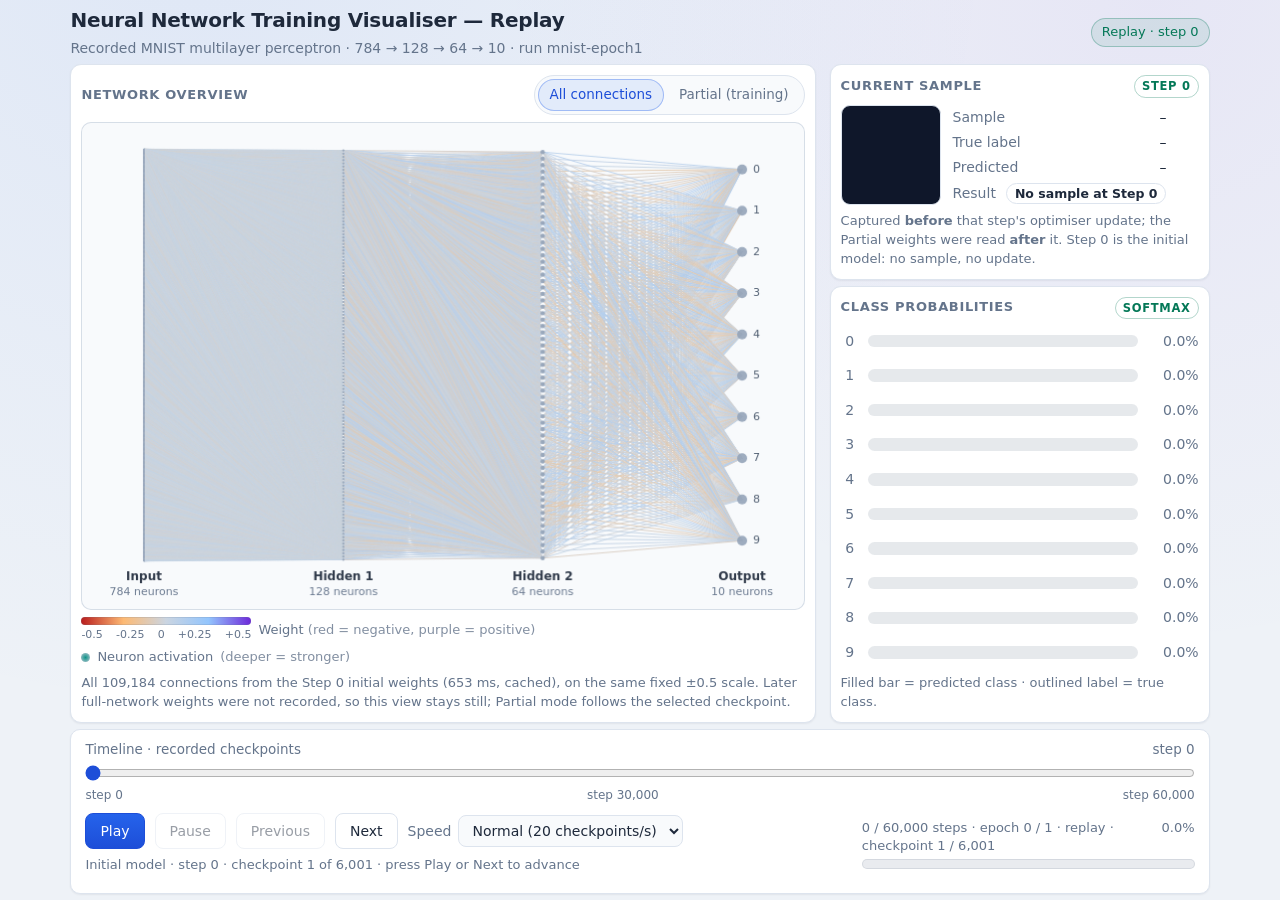
<file: docs/index.html>
<!DOCTYPE html>
<html lang="en">
  <head>
    <meta charset="utf-8" />
    <meta name="viewport" content="width=device-width, initial-scale=1" />
    <title>Neural Network Training Visualiser — Replay</title>
    <link rel="stylesheet" href="style.css" />
  </head>
  <!--
    The recording this page replays, relative to this file, so the site also
    works under a subdirectory such as GitHub Pages. `replay.js` reads the
    attribute and fetches every file below it; nothing else is contacted.
  -->
  <body class="replay" data-recording="./data/" data-run-name="mnist-epoch1">
    <div class="app">
      <header class="app-header">
        <div class="brand">
          <h1>Neural Network Training Visualiser — Replay</h1>
          <p class="subtitle">
            Recorded MNIST multilayer perceptron ·
            <span id="architecture-summary">784 → 128 → 64 → 10</span> · run
            <span id="run-name">–</span>
          </p>
        </div>
        <div class="badges">
          <span class="badge badge-status" id="status-badge">Loading recording…</span>
        </div>
      </header>

      <main class="layout">
        <section class="panel panel-network" aria-labelledby="network-heading">
          <div class="panel-head">
            <h2 id="network-heading">Network overview</h2>
            <div class="segmented" role="group" aria-label="Connection display mode">
              <button type="button" class="segment is-active" id="mode-all" aria-pressed="true">
                All connections
              </button>
              <button type="button" class="segment" id="mode-partial" aria-pressed="false">
                Partial (training)
              </button>
            </div>
          </div>

          <div class="canvas-wrap">
            <canvas
              id="network-canvas"
              aria-label="Network diagram: 784 input neurons, hidden layers of 128 and 64 neurons, and 10 output neurons"
            ></canvas>
          </div>

          <ul class="legend">
            <li class="legend-scale">
              <span class="legend-scale-frame">
                <span class="scale-bar" id="weight-scale-bar" aria-hidden="true"></span>
                <span class="scale-ticks">
                  <span>-0.5</span>
                  <span>-0.25</span>
                  <span>0</span>
                  <span>+0.25</span>
                  <span>+0.5</span>
                </span>
              </span>
              <span class="legend-scale-name">
                Weight
                <span class="legend-aside">(red = negative, purple = positive)</span>
              </span>
            </li>
            <li>
              <span class="swatch swatch-neuron" aria-hidden="true"></span>Neuron activation
              <span class="legend-aside">(deeper = stronger)</span>
            </li>
          </ul>
          <p class="hint" id="connection-note">Loading the recorded network…</p>
        </section>

        <aside class="side">
          <section class="panel panel-sample" aria-labelledby="sample-heading">
            <div class="panel-head">
              <h2 id="sample-heading">Current sample</h2>
              <span class="tag tag-live" id="sample-step">step –</span>
            </div>
            <div class="sample-body">
              <div class="sample-frame">
                <canvas id="sample-canvas" width="28" height="28"></canvas>
              </div>
              <dl class="facts">
                <div class="fact"><dt>Sample</dt><dd id="sample-index">–</dd></div>
                <div class="fact"><dt>True label</dt><dd id="sample-true">–</dd></div>
                <div class="fact"><dt>Predicted</dt><dd id="sample-predicted">–</dd></div>
                <div class="fact">
                  <dt>Result</dt><dd><span class="pill" id="sample-verdict">–</span></dd>
                </div>
              </dl>
            </div>
            <p class="hint">
              Captured <strong>before</strong> that step's optimiser update; the Partial weights were
              read <strong>after</strong> it. Step 0 is the initial model: no sample, no update.
            </p>
          </section>

          <section class="panel panel-outputs" aria-labelledby="outputs-heading">
            <div class="panel-head">
              <h2 id="outputs-heading">Class probabilities</h2>
              <span class="tag tag-live">softmax</span>
            </div>
            <div class="output-list" id="output-list"></div>
            <p class="hint">Filled bar = predicted class · outlined label = true class.</p>
          </section>
        </aside>
      </main>

      <footer class="footer">
        <div class="timeline">
          <div class="timeline-head">
            <label for="timeline">Timeline · recorded checkpoints</label>
            <span id="timeline-readout">step 0</span>
          </div>
          <input
            type="range"
            id="timeline"
            min="0"
            max="0"
            step="1"
            value="0"
            aria-label="Recorded checkpoint timeline, labelled by real optimiser step"
            aria-valuetext="step 0"
            disabled
          />
          <div class="timeline-ticks">
            <span id="timeline-first">step 0</span>
            <span id="timeline-middle">–</span>
            <span id="timeline-last">–</span>
          </div>
        </div>

        <div class="controls" role="group" aria-label="Replay controls">
          <button type="button" class="btn btn-primary" id="btn-play" disabled>Play</button>
          <button type="button" class="btn" id="btn-pause" disabled>Pause</button>
          <button type="button" class="btn" id="btn-prev" disabled>Previous</button>
          <button type="button" class="btn" id="btn-next" disabled>Next</button>
          <label class="speed">
            <span>Speed</span>
            <select id="speed-select" disabled>
              <option value="slow">Slow (1 checkpoint/s)</option>
              <option value="normal" selected>Normal (20 checkpoints/s)</option>
              <option value="fast">Fast (≈200 checkpoints/s)</option>
            </select>
          </label>
          <span class="controls-note" id="controls-note">
            Loading the recorded checkpoints…
          </span>
        </div>

        <div class="progress">
          <div class="progress-head">
            <span id="progress-text">Loading…</span>
            <span id="progress-percent">0.0%</span>
          </div>
          <div
            class="progress-track"
            id="progress-bar"
            role="progressbar"
            aria-label="Replay progress"
            aria-valuemin="0"
            aria-valuemax="100"
            aria-valuenow="0"
          >
            <div class="progress-fill" id="progress-fill"></div>
          </div>
        </div>

        <p class="app-note">
          This page replays a <strong>recorded</strong> run from plain static files: no Python, no
          server, no WebSocket. Play, Pause, Previous and Next move through the recorded checkpoints,
          and the timeline's labels are real optimiser steps. Full mode draws every connection of the
          initial model recorded at Step 0 and stays static, because later full-network weights were
          not recorded; Partial mode updates the fixed recorded selection at every checkpoint.
          Nothing is interpolated: every number shown is the number stored in the recording. The live training page is not part of this published site.
        </p>
      </footer>
    </div>

    <script type="module" src="replay.js"></script>
  </body>
</html>
</file>
<file: docs/style.css>
/* ==========================================================================
   Neural Network Training Visualiser — layout and light theme
   ========================================================================== */

:root {
  --bg: #eef2f7;
  --panel: #ffffff;
  --panel-soft: #f8fafc;
  --canvas-bg: #f8fafc;
  --border: #dde4ee;
  --border-soft: rgba(203, 213, 225, 0.75);
  --text: #1e293b;
  --muted: #64748b;
  --accent: #2563eb;
  --positive: #6d28d9;
  --negative: #b91c1c;
  --ok: #047857;
  --warn: #b45309;
  --radius: 12px;
  --shadow: 0 1px 2px rgba(15, 23, 42, 0.06);
  --font: system-ui, -apple-system, "Segoe UI", Roboto, Ubuntu, sans-serif;
}

*,
*::before,
*::after {
  box-sizing: border-box;
}

html,
body {
  min-height: 100%;
}

body {
  margin: 0;
  background:
    radial-gradient(circle at 15% -10%, rgba(37, 99, 235, 0.08), transparent 55%),
    radial-gradient(circle at 90% 0%, rgba(109, 40, 217, 0.06), transparent 45%),
    var(--bg);
  color: var(--text);
  font-family: var(--font);
  font-size: 14px;
  line-height: 1.45;
}

h1,
h2 {
  margin: 0;
  font-weight: 600;
}

strong {
  font-weight: 600;
}

/* ---------- Page frame ---------------------------------------------------- */

.app {
  display: flex;
  flex-direction: column;
  gap: 14px;
  max-width: 1600px;
  min-height: 100vh;
  margin: 0 auto;
  padding: 18px clamp(14px, 3vw, 32px) 22px;
}

.app-header {
  display: flex;
  flex-wrap: wrap;
  gap: 12px 20px;
  align-items: center;
  justify-content: space-between;
}

.brand h1 {
  font-size: clamp(17px, 2.1vw, 23px);
  letter-spacing: -0.01em;
}

.subtitle {
  margin: 4px 0 0;
  color: var(--muted);
  font-size: 13px;
}

.badges {
  display: flex;
  flex-wrap: wrap;
  gap: 8px;
}

.badge {
  padding: 5px 11px;
  border-radius: 999px;
  border: 1px solid var(--border);
  background: var(--panel-soft);
  font-size: 12px;
  font-weight: 500;
  white-space: nowrap;
}

.badge-status {
  border-color: rgba(37, 99, 235, 0.3);
  background: rgba(37, 99, 235, 0.08);
  color: #1d4ed8;
}

.badge-mock {
  border-color: rgba(180, 83, 9, 0.3);
  background: rgba(180, 83, 9, 0.08);
  color: #b45309;
}

.badge-model {
  border-color: rgba(4, 120, 87, 0.28);
  background: rgba(4, 120, 87, 0.08);
  color: #047857;
}

/* Status badge: the default blue is the idle state, these override it. */
.badge-status.is-ready {
  border-color: rgba(4, 120, 87, 0.3);
  background: rgba(4, 120, 87, 0.09);
  color: #047857;
}

.badge-status.is-error {
  border-color: rgba(185, 28, 28, 0.3);
  background: rgba(185, 28, 28, 0.08);
  color: #b91c1c;
}

/* ---------- Grid layout --------------------------------------------------- */

.layout {
  display: grid;
  grid-template-columns: minmax(0, 1fr) minmax(280px, 340px);
  gap: 14px;
  flex: 1;
  min-height: 0;
}

.side {
  display: flex;
  flex-direction: column;
  gap: 14px;
  min-width: 0;
}

/* ---------- Panels -------------------------------------------------------- */

.panel {
  display: flex;
  flex-direction: column;
  gap: 10px;
  min-width: 0;
  padding: 14px;
  border: 1px solid var(--border);
  border-radius: var(--radius);
  background: var(--panel);
  box-shadow: var(--shadow);
}

.panel-head {
  display: flex;
  flex-wrap: wrap;
  gap: 8px 12px;
  align-items: center;
  justify-content: space-between;
}

.panel-head h2 {
  font-size: 12px;
  font-weight: 600;
  letter-spacing: 0.08em;
  text-transform: uppercase;
  color: var(--muted);
}

.panel-network {
  min-height: 520px;
}

.tag {
  padding: 2px 8px;
  border-radius: 999px;
  font-size: 10.5px;
  font-weight: 600;
  letter-spacing: 0.06em;
  text-transform: uppercase;
}

.tag-mock {
  border: 1px dashed rgba(180, 83, 9, 0.45);
  color: #b45309;
}

/* Recorded data (real sample, softmax, recorded loss). */
.tag-live {
  border: 1px solid rgba(4, 120, 87, 0.3);
  color: #047857;
}

.hint {
  margin: 0;
  color: var(--muted);
  font-size: 12px;
  line-height: 1.5;
}

/* ---------- Network canvas ------------------------------------------------ */

.canvas-wrap {
  position: relative;
  flex: 1;
  min-height: 400px;
  border: 1px solid var(--border-soft);
  border-radius: 10px;
  background: var(--canvas-bg);
  overflow: hidden;
}

#network-canvas {
  position: absolute;
  inset: 0;
  display: block;
  width: 100%;
  height: 100%;
}

.segmented {
  display: inline-flex;
  gap: 3px;
  padding: 3px;
  border: 1px solid var(--border);
  border-radius: 999px;
  background: var(--panel-soft);
}

.segment {
  padding: 6px 12px;
  border: 0;
  border-radius: 999px;
  background: transparent;
  color: var(--muted);
  font: inherit;
  font-size: 12.5px;
  cursor: pointer;
}

.segment:hover {
  color: var(--text);
}

.segment:focus-visible {
  outline: 2px solid var(--accent);
  outline-offset: 2px;
}

.segment.is-active {
  background: rgba(37, 99, 235, 0.1);
  box-shadow: inset 0 0 0 1px rgba(37, 99, 235, 0.35);
  color: #1d4ed8;
}

.legend {
  display: flex;
  flex-wrap: wrap;
  gap: 6px 18px;
  margin: 0;
  padding: 0;
  list-style: none;
  color: var(--muted);
  font-size: 12px;
}

.legend li {
  display: flex;
  align-items: center;
  gap: 7px;
}

.legend-aside {
  opacity: 0.8;
}

/*
 * The diverging weight scale. The live page paints the gradient of `.scale-bar`
 * from network.js's own weightColour(), so its legend always shows exactly the
 * colours the connections use, at the same five weights the ticks below it name.
 * The replay page never repaints it, so the same five stop colours are declared
 * here as well; tests/test_milestone5b.py checks the declaration against the
 * renderer's stops so the two can never drift apart.
 */
.legend-scale {
  gap: 9px;
}

.legend-scale-frame {
  display: grid;
  gap: 3px;
}

.scale-bar {
  display: block;
  width: 190px;
  height: 9px;
  border-radius: 999px;
  box-shadow: inset 0 0 0 1px rgba(100, 116, 139, 0.18);
  /* The renderer's five stops, red (negative) to purple (positive). */
  background: linear-gradient(90deg, #b91c1c, #fdba74, #cbd5e1, #93c5fd, #6d28d9);
}

.scale-ticks {
  display: flex;
  width: 190px;
  justify-content: space-between;
  color: var(--muted);
  font-size: 10.5px;
  font-variant-numeric: tabular-nums;
}

.legend-scale-name {
  white-space: nowrap;
}

.swatch {
  display: inline-block;
  border-radius: 3px;
}

.swatch-neuron {
  width: 9px;
  height: 9px;
  border-radius: 50%;
  background: radial-gradient(circle, rgba(13, 148, 136, 1), rgba(148, 163, 184, 0.6));
}

/* ---------- Current sample panel ------------------------------------------ */

.sample-body {
  display: flex;
  gap: 14px;
  align-items: center;
}

.sample-frame {
  flex: 0 0 auto;
  padding: 7px;
  border: 1px solid var(--border);
  border-radius: 10px;
  background: #0f172a;
}

#sample-canvas {
  display: block;
  width: 128px;
  height: 128px;
  image-rendering: pixelated;
}

.facts {
  display: grid;
  gap: 7px;
  margin: 0;
  min-width: 0;
  font-size: 13px;
}

.fact {
  display: flex;
  gap: 10px;
  align-items: baseline;
  justify-content: space-between;
}

.fact dt {
  color: var(--muted);
}

.fact dd {
  margin: 0;
  font-variant-numeric: tabular-nums;
}

.pill {
  padding: 2px 9px;
  border-radius: 999px;
  border: 1px solid var(--border);
  font-size: 11.5px;
  font-weight: 600;
}

.pill-ok {
  border-color: rgba(4, 120, 87, 0.3);
  background: rgba(4, 120, 87, 0.08);
  color: #047857;
}

.pill-bad {
  border-color: rgba(185, 28, 28, 0.3);
  background: rgba(185, 28, 28, 0.07);
  color: #b91c1c;
}

/* ---------- Class probability bars --------------------------------------- */

.output-list {
  display: grid;
  gap: 5px;
}

.output-row {
  display: grid;
  grid-template-columns: 18px minmax(0, 1fr) 46px;
  gap: 8px;
  align-items: center;
  font-size: 12px;
}

.output-label {
  padding: 0 3px;
  border-radius: 5px;
  color: var(--muted);
  text-align: center;
  font-variant-numeric: tabular-nums;
}

.output-track {
  display: block;
  height: 9px;
  border-radius: 999px;
  background: rgba(100, 116, 139, 0.16);
  overflow: hidden;
}

.output-fill {
  display: block;
  width: 0;
  height: 100%;
  border-radius: 999px;
  background: linear-gradient(90deg, rgba(37, 99, 235, 0.5), rgba(96, 165, 250, 0.9));
  transition: width 180ms ease;
}

.output-value {
  color: var(--muted);
  text-align: right;
  font-variant-numeric: tabular-nums;
}

.output-row.is-true .output-label {
  box-shadow: inset 0 0 0 1px rgba(4, 120, 87, 0.6);
  color: #047857;
}

.output-row.is-predicted .output-label {
  color: var(--text);
  font-weight: 700;
}

.output-row.is-predicted .output-fill {
  background: linear-gradient(90deg, #2563eb, #7dd3fc);
}

/* ---------- Metrics ------------------------------------------------------- */

.metrics {
  display: grid;
  grid-template-columns: repeat(3, minmax(0, 1fr));
  gap: 10px;
  margin: 0;
}

.metric {
  padding: 9px 10px;
  border: 1px solid var(--border-soft);
  border-radius: 10px;
  background: var(--panel-soft);
  min-width: 0;
}

.metric dt {
  color: var(--muted);
  font-size: 10.5px;
  letter-spacing: 0.07em;
  text-transform: uppercase;
}

.metric dd {
  margin: 4px 0 0;
  font-size: 15px;
  font-variant-numeric: tabular-nums;
  white-space: nowrap;
  overflow: hidden;
  text-overflow: ellipsis;
}

/* ---------- Footer: controls and progress -------------------------------- */

.footer {
  display: grid;
  gap: 10px;
  padding: 14px;
  border: 1px solid var(--border);
  border-radius: var(--radius);
  background: var(--panel);
  box-shadow: var(--shadow);
}

/*
 * The replay timeline (Milestone 5B). The slider's values are checkpoint
 * indices, so its handle moves one recorded checkpoint per step; the readout and
 * the ticks underneath name the real optimiser steps those checkpoints recorded.
 */

.timeline {
  display: grid;
  gap: 6px;
}

.timeline-head {
  display: flex;
  gap: 12px;
  justify-content: space-between;
  color: var(--muted);
  font-size: 12px;
  font-variant-numeric: tabular-nums;
}

.timeline input[type="range"] {
  width: 100%;
  height: 22px;
  margin: 0;
  accent-color: #1d4ed8;
  cursor: pointer;
}

.timeline input[type="range"]:disabled {
  cursor: not-allowed;
  opacity: 0.45;
}

.timeline-ticks {
  display: flex;
  justify-content: space-between;
  color: var(--muted);
  font-size: 11px;
  font-variant-numeric: tabular-nums;
}

/* ---------- Footer controls ---------------------------------------------- */

.controls {
  display: flex;
  flex-wrap: wrap;
  gap: 8px 10px;
  align-items: center;
}

.btn {
  padding: 8px 16px;
  border: 1px solid var(--border);
  border-radius: 9px;
  background: var(--panel);
  color: var(--text);
  font: inherit;
  font-size: 13px;
  cursor: pointer;
}

.btn-primary {
  border-color: #1d4ed8;
  background: linear-gradient(180deg, #2563eb, #1d4ed8);
  color: #ffffff;
}

/* Compact action button used inside a panel head (Next sample). */
.btn-small {
  padding: 5px 11px;
  border-radius: 8px;
  font-size: 12px;
}

.btn:disabled,
.speed select:disabled {
  opacity: 0.45;
  cursor: not-allowed;
}

.speed {
  display: inline-flex;
  gap: 8px;
  align-items: center;
  color: var(--muted);
  font-size: 13px;
}

.speed select {
  padding: 7px 10px;
  border: 1px solid var(--border);
  border-radius: 9px;
  background: var(--panel-soft);
  color: var(--text);
  font: inherit;
  font-size: 13px;
}

.controls-note {
  color: var(--muted);
  font-size: 12px;
}

.progress {
  display: grid;
  gap: 6px;
}

.progress-head {
  display: flex;
  gap: 12px;
  justify-content: space-between;
  color: var(--muted);
  font-size: 12px;
  font-variant-numeric: tabular-nums;
}

.progress-track {
  height: 12px;
  border: 1px solid rgba(100, 116, 139, 0.16);
  border-radius: 999px;
  background: rgba(100, 116, 139, 0.14);
  overflow: hidden;
}

.progress-fill {
  width: 0;
  height: 100%;
  border-radius: 999px;
  background: linear-gradient(90deg, #1d4ed8, #60a5fa);
  transition: width 240ms ease;
}

.app-note {
  margin: 0;
  padding-top: 2px;
  border-top: 1px solid var(--border-soft);
  color: var(--muted);
  font-size: 11.5px;
  line-height: 1.5;
}

.app-note code {
  padding: 1px 5px;
  border-radius: 5px;
  background: rgba(100, 116, 139, 0.12);
  color: var(--text);
  font-size: 11px;
}

/* ==========================================================================
   Replay page — compact desktop layout
   ==========================================================================
   The replay page has a fixed timeline and playback controls at the bottom of
   the screen, so on a desktop the whole working set (network, sample, bars and
   timeline) should be visible at once. Everything below is scoped to
   `body.replay`; the live training page keeps its roomier layout.

   The layout uses the viewport height rather than a fixed pixel height, so it
   adapts to any desktop resolution. Below 1080px wide it falls back to normal
   vertical scrolling, as on the live page. */

.replay .app {
  width: 100%;
  max-width: none;
  height: 100vh;
  height: 100dvh;
  min-height: 0;
  gap: 10px;
  /* Moderate side margins instead of a full-bleed page: about 5.5% of the window
     on each side, capped so an ultrawide window does not turn into a narrow
     column. The layout inside keeps its own 14px gutters; nothing else changes. */
  padding: 10px clamp(44px, 5.5vw, 124px);
}

.replay .app-header {
  gap: 6px 18px;
}

.replay .brand h1 {
  font-size: clamp(20px, 1.55vw, 26px);
}

.replay .subtitle {
  margin-top: 3px;
  font-size: 14px;
}

.replay .badge {
  padding: 4px 10px;
  font-size: 13px;
}

/* Two panels only, so the side board stays narrow: the network keeps the rest of
   the width and the sample and bars still have room to breathe. */
.replay .layout {
  grid-template-columns: minmax(0, 1fr) clamp(380px, 26vw, 430px);
  gap: 14px;
  min-height: 0;
}

/* The side board holds the two panels that describe the checkpoint on screen:
   the sample and its ten softmax bars. */
.replay .side {
  display: flex;
  flex-direction: column;
  gap: 10px;
  min-height: 0;
}

/* The sample keeps its natural height; the bars take everything that is left,
   so the ten classes spread over the whole board instead of a fixed 2 × 5 grid. */
.replay .panel-sample {
  flex: 0 0 auto;
}

.replay .panel-outputs {
  flex: 1 1 auto;
  min-height: 0;
}

.replay .panel {
  gap: 7px;
  padding: 10px;
  border-radius: 11px;
}

.replay .panel-head {
  gap: 6px 8px;
}

.replay .panel-head h2 {
  font-size: 13px;
  letter-spacing: 0.05em;
}

.replay .hint {
  font-size: 13px;
  line-height: 1.45;
}

.replay .tag {
  padding: 2px 7px;
  font-size: 11.5px;
}

.replay .panel-network {
  min-height: 0;
}

.replay .canvas-wrap {
  min-height: 0;
}

.replay .segmented {
  padding: 3px;
}

.replay .segment {
  padding: 6px 12px;
  font-size: 13.5px;
}

.replay .legend {
  gap: 5px 14px;
  font-size: 13px;
}

.replay .legend-scale {
  gap: 7px;
}

.replay .legend-scale-frame {
  gap: 2px;
}

.replay .scale-bar,
.replay .scale-ticks {
  width: 170px;
}

.replay .scale-bar {
  height: 8px;
}

.replay .scale-ticks {
  font-size: 11px;
}

/* The fetch notice is shorter than the settled note, so without a reserved
   height this box drops to one line while a chunk loads. The canvas below it
   takes whatever height is left, so that one line change resizes the canvas and
   forces a full redraw of every connection (≈200 ms at Fast speed). Two lines is
   also the clamp, so the box keeps exactly the two lines it can ever show. */
.replay #connection-note {
  display: -webkit-box;
  overflow: hidden;
  -webkit-box-orient: vertical;
  -webkit-line-clamp: 2;
  min-height: 2.9em; /* two 1.45 line-heights, for browsers without lh */
  min-height: 2lh;
}

.replay .sample-body {
  gap: 14px;
}

.replay .sample-frame {
  padding: 5px;
  border-radius: 9px;
}

.replay #sample-canvas {
  width: 104px;
  height: 104px;
}

.replay .facts {
  gap: 5px;
  font-size: 14px;
}

.replay .fact {
  gap: 10px;
}

.replay .fact dd {
  white-space: nowrap;
}

.replay .pill {
  padding: 2px 8px;
  font-size: 12.5px;
}

/* One class per row, top to bottom. The rows share the height the removed
   metrics and recording panels used to fill, so each class keeps a wide track
   and a line of its own. */
.replay .panel-outputs .output-list {
  flex: 1 1 auto;
  grid-template-columns: minmax(0, 1fr);
  grid-template-rows: repeat(10, minmax(0, 1fr));
  grid-auto-flow: row;
  gap: 5px;
}

.replay .output-row {
  grid-template-columns: 18px minmax(0, 1fr) 52px;
  gap: 9px;
  font-size: 14px;
  line-height: 1.2;
}

.replay .output-track {
  height: clamp(9px, 1.4vh, 16px);
}

/* Timeline full width; controls and progress share the next row, keeping the
   transport controls and the timeline on screen without a second control row. */
.replay .footer {
  grid-template-columns: minmax(0, 1fr) minmax(300px, 30%);
  grid-template-areas:
    "timeline timeline"
    "controls progress"
    "note note";
  gap: 8px 14px;
  padding: 10px 14px;
  border-radius: 10px;
}

.replay .timeline {
  grid-area: timeline;
  gap: 3px;
}

.replay .timeline-head {
  font-size: 13.5px;
}

.replay .timeline input[type="range"] {
  height: 22px;
}

.replay .timeline-ticks {
  font-size: 12px;
}

.replay .controls {
  grid-area: controls;
  gap: 7px 10px;
}

.replay .btn {
  padding: 7px 14px;
  border-radius: 8px;
  font-size: 14px;
}

.replay .speed {
  gap: 7px;
  font-size: 14px;
}

.replay .speed select {
  padding: 6px 9px;
  border-radius: 8px;
  font-size: 14px;
}

.replay .controls-note {
  flex: 1 1 200px;
  min-width: 0;
  overflow: hidden;
  font-size: 13px;
  white-space: nowrap;
  text-overflow: ellipsis;
}

.replay .progress {
  grid-area: progress;
  gap: 3px;
  align-self: center;
}

.replay .progress-head {
  font-size: 13px;
}

.replay .progress-track {
  height: 10px;
}

.replay .app-note {
  grid-area: note;
  display: -webkit-box;
  overflow: hidden;
  -webkit-box-orient: vertical;
  -webkit-line-clamp: 2;
  padding-top: 5px;
  font-size: 12.5px;
  line-height: 1.4;
}

/* On a 1080p desktop the sample panel has room for the larger image. */
@media (min-width: 1081px) and (min-height: 1080px) {
  .replay #sample-canvas {
    width: 128px;
    height: 128px;
  }
}

/* Below 1080p the same two panels keep their place, with a smaller sample so
   the ten bars still fit beside the network and above the timeline. */
@media (min-width: 1081px) and (max-height: 1079px) {
  .replay .app {
    gap: 6px;
    padding-top: 6px;
    padding-bottom: 6px;
  }

  .replay .side {
    gap: 6px;
  }

  .replay .sample-body {
    gap: 12px;
  }

  .replay #sample-canvas {
    width: 88px;
    height: 88px;
  }

  .replay .app-note {
    display: none;
  }
}

/* Very short desktop windows cannot keep the full working set on one screen
   without shrinking the type. Let the page scroll normally there instead of
   hiding panel text behind an internal scroll area. */
@media (min-width: 1081px) and (max-height: 760px) {
  .replay .app {
    height: auto;
    min-height: 100vh;
    padding-top: 10px;
    padding-bottom: 12px;
  }

  .replay .side {
    overflow: visible;
  }

  .replay .panel-network {
    min-height: 480px;
  }

  .replay .canvas-wrap {
    min-height: 380px;
  }
}

/* ---------- Responsive ---------------------------------------------------- */

@media (max-width: 1080px) {
  .layout {
    grid-template-columns: minmax(0, 1fr);
  }

  .panel-network {
    min-height: 460px;
  }

  .side {
    display: grid;
    grid-template-columns: repeat(auto-fit, minmax(240px, 1fr));
    align-items: start;
  }

  /* The replay page keeps its compact panels but returns to a normal scrolling
     page once there is no longer room for the network and the side column. */
  .replay .app {
    height: auto;
    min-height: 100vh;
    gap: 12px;
    padding: 14px 12px 18px;
  }

  .replay .layout {
    grid-template-columns: minmax(0, 1fr);
  }

  .replay .panel-network {
    min-height: 420px;
  }

  .replay .canvas-wrap {
    min-height: 360px;
  }

  .replay .side {
    display: flex;
    flex-direction: column;
    overflow: visible;
  }

  /* On a scrolling page there is no spare height to share, so the ten bars keep
     their natural row height. */
  .replay .panel-outputs .output-list {
    flex: 0 0 auto;
  }

  .replay .footer {
    grid-template-columns: minmax(0, 1fr);
    grid-template-areas:
      "timeline"
      "controls"
      "progress"
      "note";
  }

  .replay .controls-note {
    overflow: visible;
    white-space: normal;
  }

  .replay .app-note {
    display: block;
    overflow: visible;
    -webkit-line-clamp: unset;
  }
}

@media (max-width: 620px) {
  .app {
    padding: 14px 12px 18px;
  }

  .canvas-wrap {
    min-height: 340px;
  }

  #sample-canvas {
    width: 104px;
    height: 104px;
  }

  .metrics {
    grid-template-columns: repeat(2, minmax(0, 1fr));
  }

  .controls .btn {
    flex: 1 1 120px;
  }

  .controls-note {
    flex-basis: 100%;
  }

  .replay .panel-network {
    min-height: 380px;
  }

  .replay .canvas-wrap {
    min-height: 300px;
  }
}

@media (prefers-reduced-motion: reduce) {
  .output-fill,
  .progress-fill {
    transition: none;
  }
}
</file>
